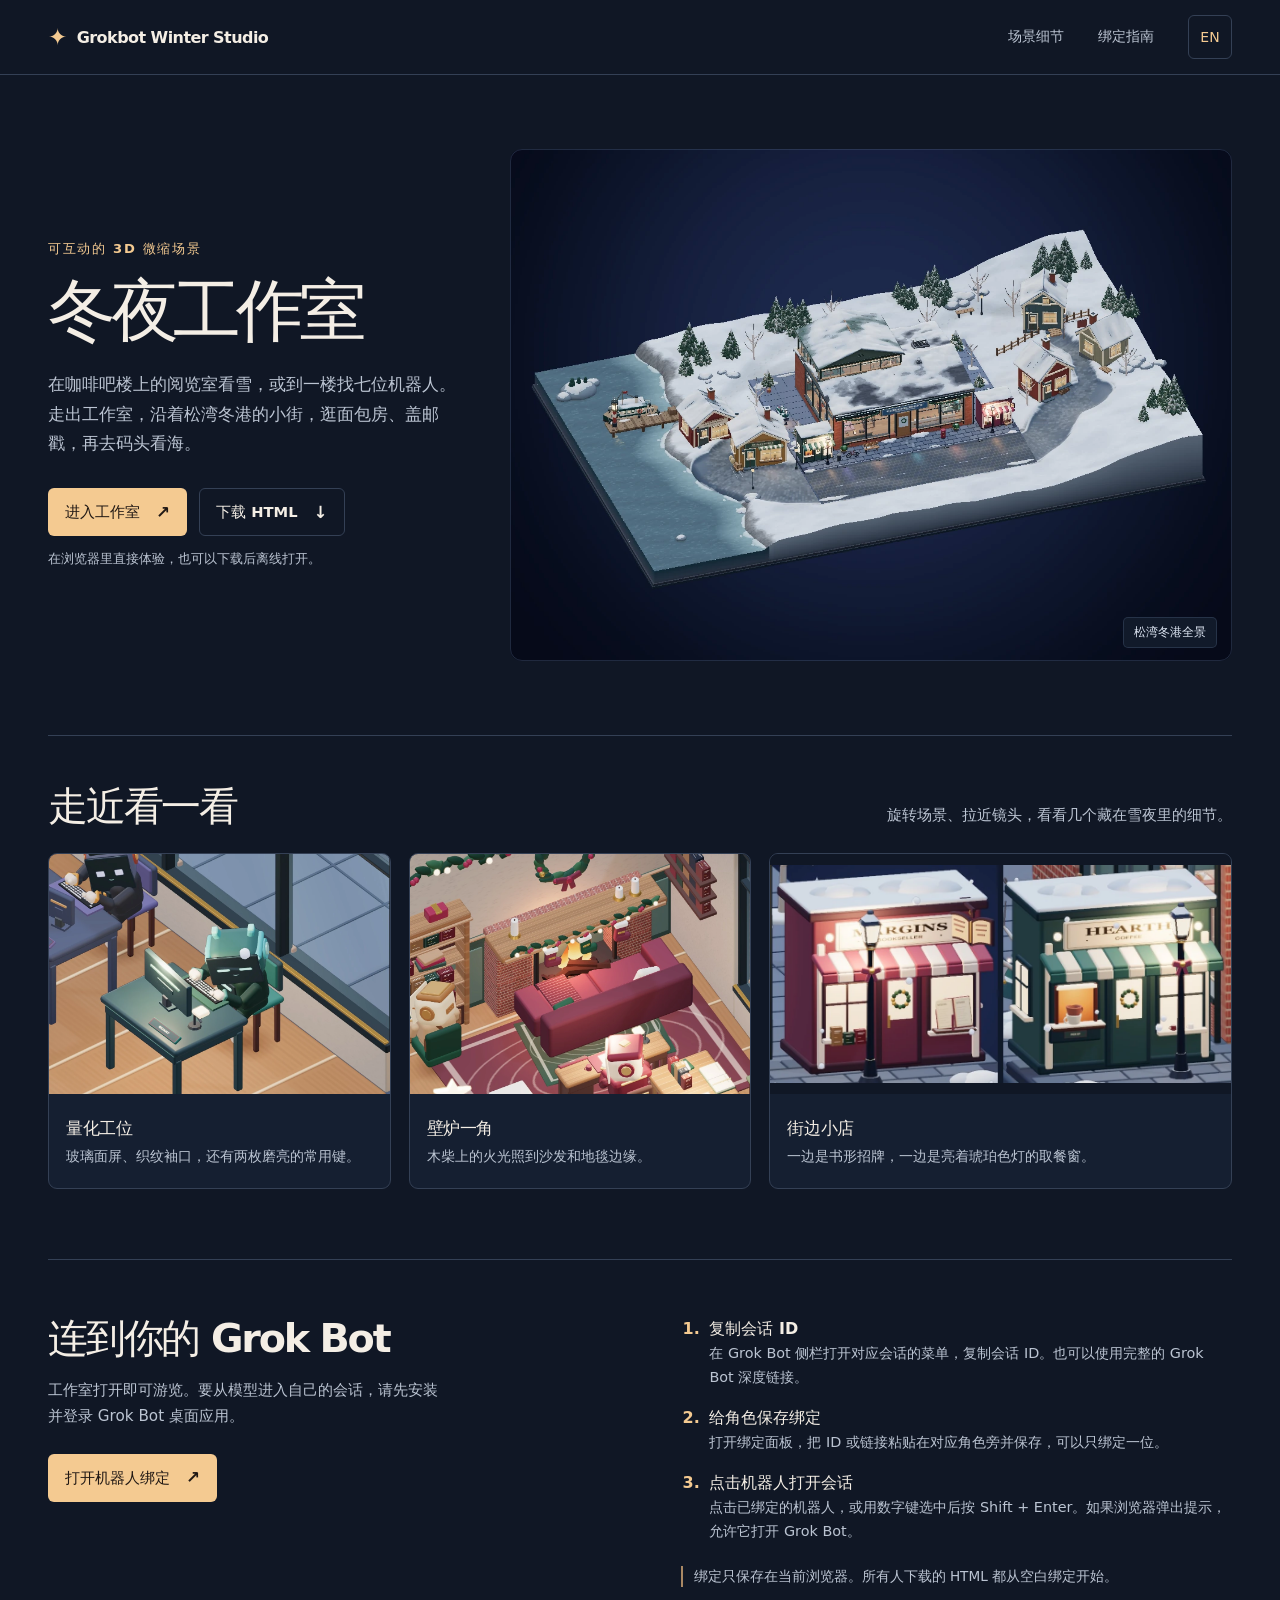
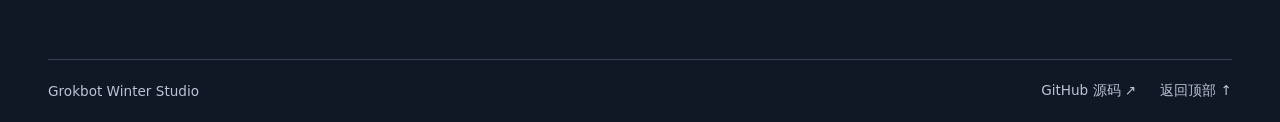
<file: index.html>
<!doctype html>
<html lang="zh-CN">
<head>
  <meta charset="utf-8">
  <meta name="viewport" content="width=device-width, initial-scale=1">
  <meta name="theme-color" content="#101725">
  <meta name="description" content="探索一间可互动的 3D 冬夜微缩工作室。在线体验、下载单文件 HTML，也可以把七位机器人连接到自己的 Grok Bot 会话。">
  <meta property="og:title" content="Grokbot Winter Studio">
  <meta property="og:description" content="An interactive winter diorama for your Grok Bot conversations.">
  <meta property="og:image" content="https://elysiaivy.github.io/grokbot-winter-studio/winter-studio.webp">
  <link rel="canonical" href="https://elysiaivy.github.io/grokbot-winter-studio/">
  <title>Grokbot Winter Studio · 冬夜工作室</title>
  <link rel="stylesheet" href="./showcase.css">
  <script src="./showcase.js" defer></script>
</head>
<body id="top">
  <a class="skip" href="#main" data-en="Skip to content">跳到正文</a>
  <header class="header">
    <div class="wrap header-inner">
      <a class="wordmark" href="#top" lang="en">
        <span class="mark" aria-hidden="true">✦</span>
        <span>Grokbot Winter Studio</span>
      </a>
      <nav aria-label="主导航 / Main navigation">
        <a class="nav-gallery" href="#gallery" data-en="Gallery">场景细节</a>
        <a href="#setup" data-en="Setup">绑定指南</a>
        <button class="locale" type="button" aria-label="Read in English" hidden>EN</button>
      </nav>
    </div>
  </header>

  <main id="main">
    <section class="hero wrap" aria-labelledby="hero-title">
      <div class="hero-copy">
        <p class="overline" data-en="Interactive 3D diorama">可互动的 3D 微缩场景</p>
        <h1 id="hero-title" data-en="Winter Studio">冬夜工作室</h1>
        <p class="intro" data-en="Visit seven robots in a two-story studio, then step into Pine Harbor to explore the bakery, post office and snowy pier.">在咖啡吧楼上的阅览室看雪，或到一楼找七位机器人。走出工作室，沿着松湾冬港的小街，逛面包房、盖邮戳，再去码头看海。</p>
        <div class="actions">
          <a class="action primary" href="./studio.html"><span data-en="Open the studio">进入工作室</span> <span aria-hidden="true">↗</span></a>
          <a class="action secondary" id="download" href="./studio.html" download="Grokbot-Winter-Studio.html"><span data-en="Download HTML">下载 HTML</span> <span aria-hidden="true">↓</span></a>
        </div>
        <p class="note" data-en="Explore in your browser, or keep a copy you can open offline.">在浏览器里直接体验，也可以下载后离线打开。</p>
      </div>

      <figure class="hero-art">
        <img src="./winter-studio.webp" width="1200" height="850" fetchpriority="high"
             alt="松湾冬港的雪景，中央是两层工作室，街道沿海岸通向木码头。"
             data-alt-en="Snow covers the roofs of Pine Harbor. A two-story studio overlooks the main street and a wooden pier.">
        <figcaption data-en="Pine Harbor in 3D">松湾冬港全景</figcaption>
      </figure>
    </section>

    <section id="gallery" class="gallery wrap" aria-labelledby="gallery-title">
      <div class="section-heading">
        <h2 id="gallery-title" data-en="A closer look">走近看一看</h2>
        <p data-en="Turn the scene, zoom in, and see what the robots are up to.">旋转场景、拉近镜头，看看几个藏在雪夜里的细节。</p>
      </div>
      <div class="gallery-grid">
        <figure>
          <img src="./quant-desk.webp" width="1200" height="850" loading="lazy"
               alt="青色量化机器人在带台灯和键盘的小桌前打字。"
               data-alt-en="A teal quant robot typing at a desk with a keyboard and a small lamp.">
          <figcaption>
            <strong data-en="The quant desk">量化工位</strong>
            <span data-en="A glass faceplate, knitted cuffs, and gently worn keys.">玻璃面屏、织纹袖口，还有两枚磨亮的常用键。</span>
          </figcaption>
        </figure>
        <figure>
          <img src="./fireplace.webp" width="1200" height="850" loading="lazy"
               alt="砖砌壁炉里的小火照亮木柴、红色沙发和地毯。"
               data-alt-en="A small fire in a brick hearth lights up the logs, red sofa, and rug.">
          <figcaption>
            <strong data-en="By the hearth">壁炉一角</strong>
            <span data-en="Firelight settles across the sofa and the edge of the rug.">木柴上的火光照到沙发和地毯边缘。</span>
          </figcaption>
        </figure>
        <figure>
          <img class="storefronts" src="./storefronts.webp" width="1004" height="476" loading="lazy"
               alt="MARGINS 书店的书形招牌和 HEARTH 咖啡店的琥珀色取餐窗。"
               data-alt-en="The open-book sign at MARGINS and the amber pickup window at HEARTH Coffee.">
          <figcaption>
            <strong data-en="Along the street">街边小店</strong>
            <span data-en="A book-shaped sign and an amber coffee pickup window.">一边是书形招牌，一边是亮着琥珀色灯的取餐窗。</span>
          </figcaption>
        </figure>
      </div>
    </section>

    <section id="setup" class="setup wrap" aria-labelledby="setup-title">
      <div>
        <h2 id="setup-title" data-en="Connect your own Grok Bot">连到你的 Grok Bot</h2>
        <p class="setup-intro" data-en="The studio works as a standalone scene. To open conversations from it, install and sign in to the Grok Bot desktop app.">工作室打开即可游览。要从模型进入自己的会话，请先安装并登录 Grok Bot 桌面应用。</p>
        <a class="action primary" href="./studio.html?bindings"><span data-en="Open Grok Bot settings">打开机器人绑定</span> <span aria-hidden="true">↗</span></a>
      </div>
      <div>
        <ol class="steps">
          <li>
            <strong data-en="Copy your conversation ID">复制会话 ID</strong>
            <p data-en="Open the conversation menu in the Grok Bot sidebar and copy its ID. You can also paste the full Grok Bot deep link.">在 Grok Bot 侧栏打开对应会话的菜单，复制会话 ID。也可以使用完整的 Grok Bot 深度链接。</p>
          </li>
          <li>
            <strong data-en="Choose a robot and save">给角色保存绑定</strong>
            <p data-en="Open the bot settings, paste the ID or link next to a robot, then save. Leave any other roles blank.">打开绑定面板，把 ID 或链接粘贴在对应角色旁并保存，可以只绑定一位。</p>
          </li>
          <li>
            <strong data-en="Click the robot to open the conversation">点击机器人打开会话</strong>
            <p data-en="Click a linked robot, or select it with a number key and press Shift + Enter. Allow your browser to open Grok Bot if prompted.">点击已绑定的机器人，或用数字键选中后按 Shift + Enter。如果浏览器弹出提示，允许它打开 Grok Bot。</p>
          </li>
        </ol>
        <p class="privacy" data-en="Your bindings stay in this browser. The downloadable HTML starts with an empty set of links.">绑定只保存在当前浏览器。所有人下载的 HTML 都从空白绑定开始。</p>
      </div>
    </section>
  </main>
  <footer class="wrap footer">
    <span lang="en">Grokbot Winter Studio</span>
    <div class="footer-links">
      <a href="https://github.com/Elysiaivy/grokbot-winter-studio"><span data-en="View on GitHub">GitHub 源码</span> <span aria-hidden="true">↗</span></a>
      <a href="#top"><span data-en="Back to top">返回顶部</span> <span aria-hidden="true">↑</span></a>
    </div>
  </footer>
</body>
</html>
</file>
<file: showcase.css>
:root {
  color-scheme: dark;
  --night: #101725;
  --field: #151f31;
  --ink: #f4eee5;
  --muted: #bbc4d2;
  --line: #344055;
  --warm: #f4ca91;
  --warm-highlight: #ffdea9;
  --width: 1280px;
  font-family: "Avenir Next", "PingFang SC", "Microsoft YaHei", system-ui, sans-serif;
  font-synthesis: none;
}

* { box-sizing: border-box; }
body { margin: 0; background: var(--night); color: var(--ink); }
figure, p, h1, h2 { margin: 0; }
img { display: block; width: 100%; height: auto; }
a { color: inherit; }
button { font: inherit; }

.wrap { width: min(var(--width), calc(100% - 96px)); margin-inline: auto; }
.skip { position: fixed; z-index: 2; top: 10px; left: 10px; transform: translateY(-200%); padding: 10px 14px; background: var(--warm); color: var(--night); }
.skip:focus { transform: none; }
:focus-visible { outline: 2px solid var(--warm-highlight); outline-offset: 5px; }

.header { border-bottom: 1px solid var(--line); }
.header-inner { display: flex; align-items: center; justify-content: space-between; gap: 18px; min-height: 74px; }
.wordmark { display: inline-flex; align-items: center; gap: 10px; text-decoration: none; font-weight: 650; font-size: 16px; letter-spacing: -0.035em; }
.mark { color: var(--warm); font-size: 23px; line-height: 1; }
.header nav { display: flex; align-items: center; gap: clamp(14px, 3vw, 34px); font-size: 14px; }
.header nav a, .footer a { color: var(--muted); text-decoration: none; white-space: nowrap; }
.header nav a:hover, .footer a:hover { color: var(--ink); }
.locale { min-width: 44px; min-height: 44px; padding: 3px 9px; color: var(--warm); background: transparent; border: 1px solid var(--line); border-radius: 6px; cursor: pointer; }
.locale:hover { border-color: var(--warm); }

.hero { display: grid; grid-template-columns: minmax(0, 0.79fr) minmax(0, 1.39fr); align-items: center; gap: clamp(26px, 4vw, 64px); min-height: min(660px, 83vh); padding-block: 48px; }
.hero-copy { position: relative; z-index: 1; }
.overline { color: var(--warm); font-weight: 650; font-size: 0.82rem; letter-spacing: 0.13em; margin-bottom: 18px; }
h1 { font-size: clamp(2.55rem, 5.35vw, 5.35rem); font-weight: 720; line-height: 1.02; letter-spacing: -0.078em; }
:lang(en) h1 { max-width: 6.5em; letter-spacing: -0.081em; }
.intro { font-size: clamp(1rem, 1.3vw, 1.15rem); color: var(--muted); line-height: 1.78; margin-top: 24px; max-width: 25em; }
.actions { display: flex; flex-wrap: wrap; align-items: center; gap: 12px; margin-top: 29px; }
.action { display: inline-flex; justify-content: center; align-items: center; gap: 16px; min-height: 48px; padding: 10px 16px; border: 1px solid transparent; border-radius: 6px; font-weight: 660; font-size: 0.92rem; line-height: 1.35; text-decoration: none; white-space: nowrap; }
.primary { color: #201814; background: var(--warm); }
.primary:hover { background: var(--warm-highlight); }
.secondary { color: var(--ink); border-color: var(--line); }
.secondary:hover { border-color: var(--warm); }
.action [aria-hidden] { font-size: 1.05rem; }
.note { color: var(--muted); font-size: 0.81rem; line-height: 1.6; margin-top: 13px; }

.hero-art { position: relative; min-width: 0; }
.hero-art img { aspect-ratio: 24 / 17; object-fit: contain; border-radius: 12px; }
.hero-art::after { content: ""; position: absolute; inset: 0; border: 1px solid #47577566; border-radius: 12px; pointer-events: none; }
.hero-art figcaption { position: absolute; z-index: 1; bottom: 13px; right: 15px; color: #e1e9f6; background: #111a2a; border: 1px solid #47577566; border-radius: 5px; padding: 6px 10px; font-size: 0.76rem; }

.gallery { padding-block: 48px 70px; border-top: 1px solid var(--line); }
.section-heading { display: flex; justify-content: space-between; align-items: baseline; gap: 18px; margin-bottom: 24px; }
h2 { font-size: clamp(1.9rem, 3.1vw, 2.9rem); line-height: 1.12; letter-spacing: -0.055em; font-weight: 700; }
.section-heading p, .setup-intro { color: var(--muted); font-size: 0.95rem; line-height: 1.7; }
.gallery-grid { display: grid; grid-template-columns: minmax(0, 1fr) minmax(0, 1fr) minmax(0, 1.35fr); gap: 18px; }
.gallery-grid figure { border: 1px solid var(--line); border-radius: 9px; overflow: hidden; background: var(--field); }
.gallery-grid img { height: clamp(145px, 18.8vw, 242px); object-fit: cover; }
.gallery-grid .storefronts { object-fit: contain; background: var(--night); }
.gallery-grid figcaption { min-height: 94px; display: grid; align-content: center; gap: 6px; padding: 13px 17px; }
.gallery-grid strong { letter-spacing: -0.025em; font-size: 1.06rem; }
.gallery-grid figcaption span { color: var(--muted); font-size: 0.85rem; line-height: 1.5; }

.setup { display: grid; grid-template-columns: 1fr 1.04fr; gap: clamp(32px, 8vw, 115px); padding-block: 56px 72px; border-top: 1px solid var(--line); }
.setup-intro { margin-block: 17px 24px; max-width: 26em; }
.steps { display: grid; gap: 16px; padding-left: 1.55em; margin: 0 0 19px; line-height: 1.62; }
.steps li { padding-left: 4px; }
.steps li::marker { color: var(--warm); font-weight: 700; }
.steps p { font-size: 0.9rem; color: var(--muted); }
.privacy { border-left: 2px solid #a98864; padding-left: 11px; color: var(--muted); font-size: 0.85rem; line-height: 1.55; margin-top: 23px; }
.footer { display: flex; align-items: center; justify-content: space-between; gap: 12px; padding-block: 22px; color: var(--muted); font-size: 0.85rem; border-top: 1px solid var(--line); }
.footer-links { display: flex; gap: clamp(12px, 2vw, 24px); flex-wrap: wrap; }

@media (max-width: 960px) {
  .wrap { width: calc(100% - 64px); }
  .hero { grid-template-columns: minmax(0, 0.88fr) minmax(0, 1.12fr); min-height: 0; padding-block: 65px; }
  .gallery { padding-bottom: 56px; }
  .gallery-grid { grid-template-columns: repeat(2, minmax(0, 1fr)); }
  .gallery-grid figure:last-child { grid-column: 1 / -1; }
  .gallery-grid img { height: auto; aspect-ratio: 3 / 2; }
  .gallery-grid .storefronts { aspect-ratio: 1004 / 476; }
}

@media (max-width: 710px) {
  .wrap { width: calc(100% - 44px); }
  .header-inner { min-height: 61px; }
  .wordmark { font-size: 14px; gap: 7px; }
  .mark { font-size: 18px; }
  .header nav { gap: 10px; font-size: 0.83rem; }
  .nav-gallery { display: none; }
  .hero { grid-template-columns: 1fr; gap: 28px; padding-block: 36px 42px; }
  .overline { margin-bottom: 13px; }
  h1 { font-size: clamp(2.75rem, 10vw, 4.2rem); }
  .intro { margin-top: 17px; }
  .actions { margin-top: 21px; }
  .hero-art figcaption { bottom: 8px; right: 10px; padding: 3px 6px; font-size: 0.7rem; }
  .gallery { padding-block: 32px 42px; }
  .section-heading { display: grid; gap: 10px; margin-bottom: 18px; }
  .gallery-grid { grid-template-columns: 1fr; }
  .gallery-grid figcaption { min-height: 0; }
  .setup { grid-template-columns: 1fr; gap: 26px; padding-block: 35px 46px; }
  .footer { font-size: 0.78rem; }
}

@media (prefers-reduced-motion: no-preference) {
  html { scroll-behavior: smooth; }
}
</file>
